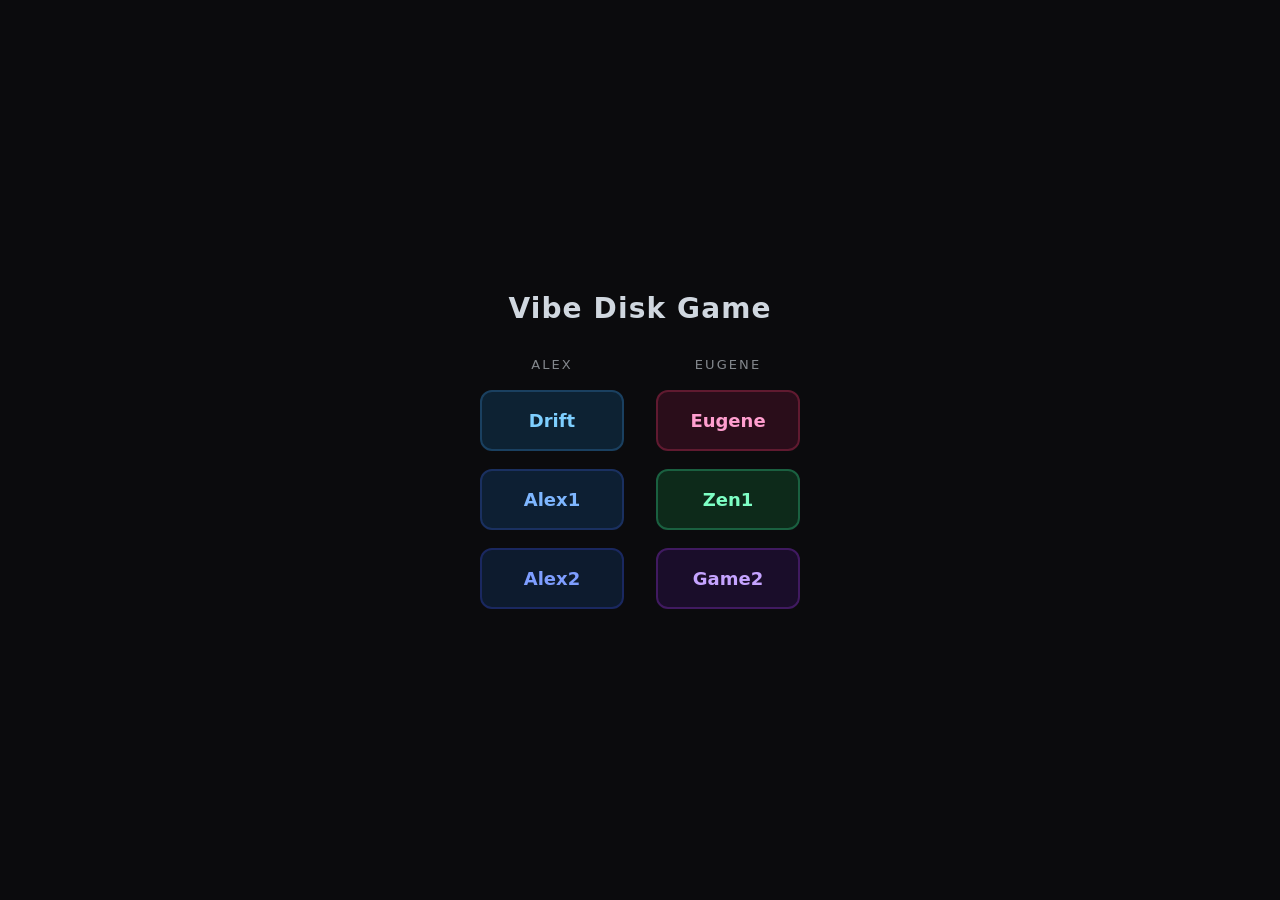
<file: index.html>
<!doctype html>
<html>
<head>
  <meta charset="utf-8">
  <meta name="viewport" content="width=device-width,initial-scale=1">
  <title>Vibe Disk Game</title>
  <script>
    // #######################################################################################
    // #######################################################################################
    // #######################################################################################
    const DEFAULT = 'default'; // CHANGE HERE TO Alex/alex, Alex1/alex1, Alex2/alex2, Eugene/eugene, or Zen1/zen1 !!!!
    // #######################################################################################
    // #######################################################################################
    // #######################################################################################
    if (DEFAULT !== 'default') location.replace(DEFAULT + '.html');
  </script>
  <style>
    html,body{height:100%;margin:0;background:#0b0b0d;color:#e6eef6;font-family:Inter,system-ui,-apple-system,'Segoe UI',Roboto,'Helvetica Neue',Arial;overscroll-behavior:none;overflow:hidden;touch-action:none;display:flex;align-items:center;justify-content:center}
    .menu{display:flex;flex-direction:column;align-items:center;gap:24px}
    .menu h1{margin:0 0 8px 0;font-size:28px;letter-spacing:0.04em;opacity:0.9}
    .columns{display:flex;flex-direction:row;gap:32px;align-items:flex-start}
    .column{display:flex;flex-direction:column;gap:18px;align-items:center}
    .column h2{margin:0;font-size:13px;letter-spacing:0.16em;text-transform:uppercase;opacity:0.55;font-weight:500}
    .menu a{display:block;width:140px;padding:18px 0;text-align:center;text-decoration:none;font-size:18px;font-weight:600;border-radius:12px;cursor:pointer;transition:background 0.15s}
    #btnAlex{background:#0d2233;color:#7ecfff;border:2px solid #1a4060}
    #btnAlex:hover{background:#153248}
    #btnAlex1{background:#0d1f33;color:#7eb6ff;border:2px solid #1a3060}
    #btnAlex1:hover{background:#15273e}
    #btnAlex2{background:#0d1b2e;color:#7e9eff;border:2px solid #1a2860}
    #btnAlex2:hover{background:#15223a}
    #btnEugene{background:#2a0d1a;color:#ff9ecf;border:2px solid #601a30}
    #btnEugene:hover{background:#3d1226}
    #btnZen1{background:#0d2a1a;color:#7effc5;border:2px solid #1a6040}
    #btnZen1:hover{background:#153d2a}
    #btnGame2{background:#1a0d2a;color:#c5a3ff;border:2px solid #401a60}
    #btnGame2:hover{background:#26123d}
  </style>
</head>
<body>
  <div class="menu">
    <h1>Vibe Disk Game</h1>
    <div class="columns">
      <div class="column">
        <h2>Alex</h2>
        <a id="btnAlex" href="Alex/alex.html">Drift</a>
        <a id="btnAlex1" href="Alex1/alex1.html">Alex1</a>
        <a id="btnAlex2" href="Alex2/alex2.html">Alex2</a>
      </div>
      <div class="column">
        <h2>Eugene</h2>
        <a id="btnEugene" href="Eugene/eugene.html">Eugene</a>
        <a id="btnZen1" href="Zen1/zen1.html">Zen1</a>
        <a id="btnGame2" href="game2/game2.html">Game2</a>
      </div>
    </div>
  </div>
</body>
</html>
</file>
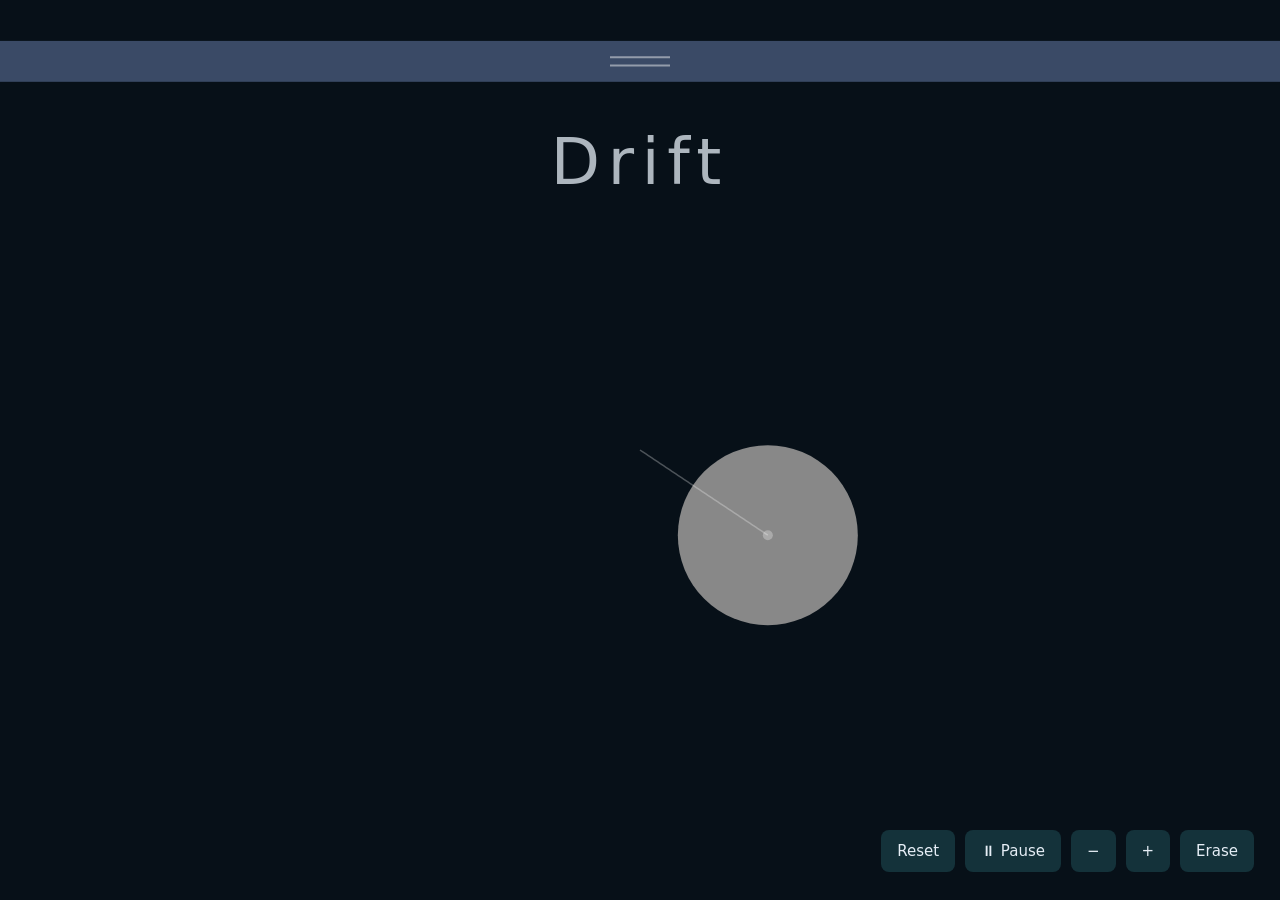
<file: alex.html>
<!doctype html>
<html>
<head>
  <meta charset="utf-8">
  <meta name="viewport" content="width=device-width,initial-scale=1">
  <title>Drift</title>
  <meta name="description" content="A fidget to pass time">
  <meta property="og:title" content="Drift">
  <meta property="og:description" content="A fidget to pass time">
  <meta property="og:url" content="https://vibediskgame.web.app/">
  <meta property="og:type" content="website">
  <meta property="og:image" content="https://vibediskgame.web.app/og-preview.png">
  <meta name="twitter:card" content="summary">
  <meta name="twitter:title" content="Drift">
  <meta name="twitter:description" content="A fidget to pass time">
  <link rel="icon" type="image/svg+xml" href='data:image/svg+xml;utf8,<svg xmlns="http://www.w3.org/2000/svg" viewBox="0 0 32 32"><rect width="32" height="32" fill="%23071018"/><circle cx="16" cy="16" r="10" fill="%23888888"/></svg>'>
  <link rel="stylesheet" href="style.css">
</head>
<body data-player="alex">
  <canvas id="game"></canvas>
  <div id="ui">Drift</div>
  <div id="panel">
    <button id="resetDisk">Reset</button>
    <button id="pauseBtn">⏸ Pause</button>
    <button id="slowerBtn">−</button>
    <button id="fasterBtn">+</button>
    <button id="reverseBtn">Erase</button>
  </div>
  <script type="module" src="main.js"></script>
</body>
</html>
</file>
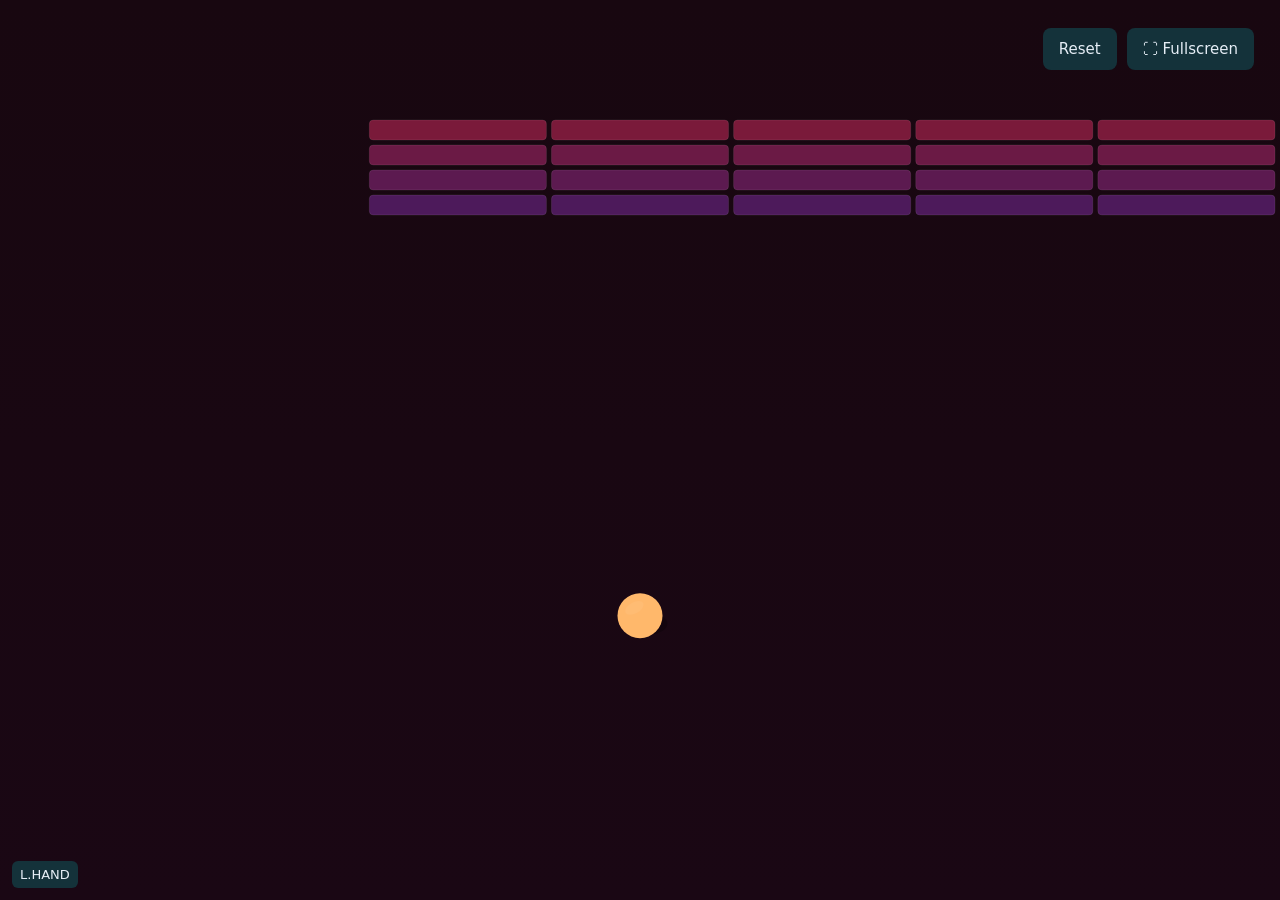
<file: eugene.html>
<!doctype html>
<html>
<head>
  <meta charset="utf-8">
  <meta name="viewport" content="width=device-width,initial-scale=1">
  <title>Vibe Disk Game — Eugene</title>
  <link rel="stylesheet" href="style.css">
</head>
<body data-player="eugene">
  <canvas id="game"></canvas>
  <div id="panel">
    <div id="resetDisk">Reset</div>
    <div id="fullscreenBtn">⛶ Fullscreen</div>
  </div>
  <div id="handBtn" class="hand-btn hand-left">L.HAND</div>
<script type="module" src="main.js"></script>
</body>
</html>
</file>
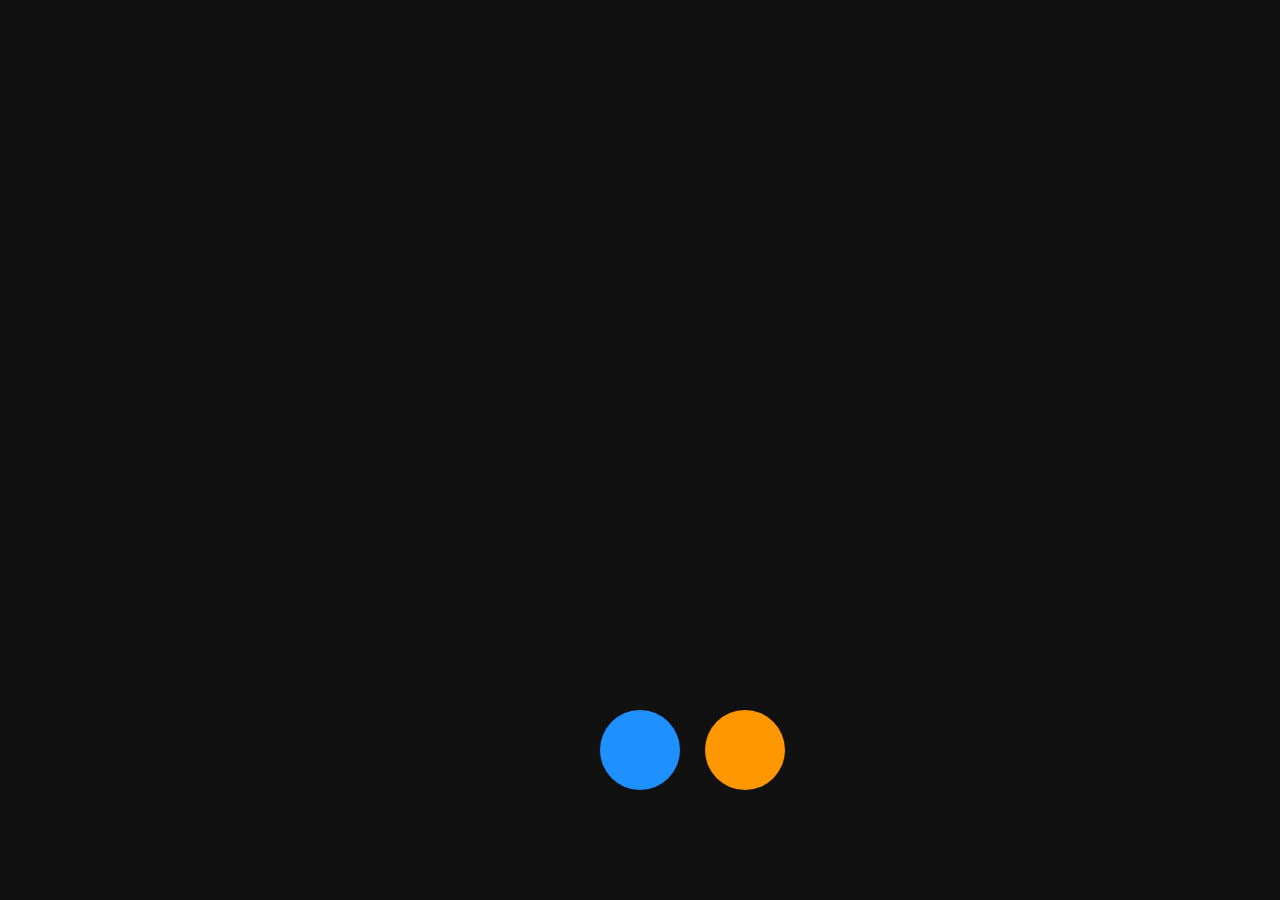
<file: ImprovizedScript.html>
<!DOCTYPE html>
<html>
<head>
<meta charset="UTF-8" />
<style>
body {
margin: 0;
overflow: hidden;
background: #111;
touch-action: none;
}

.disk {
position: absolute;
width: 80px;
height: 80px;
border-radius: 50%;
cursor: grab;
}
</style>
</head>
<body>

<script>
const R = 40;
const D = 80;
const bounce = 0.95;
const disks = [];

let audioCtx = null;

function ensureAudio() {
if (!audioCtx) {
const Ctx = window.AudioContext || window.webkitAudioContext;
if (Ctx) audioCtx = new Ctx();
}
if (audioCtx && audioCtx.state === "suspended") audioCtx.resume();
}

function beep(freq, duration, type = "sine") {
if (!audioCtx) return;

const osc = audioCtx.createOscillator();
const gain = audioCtx.createGain();

osc.type = type;
osc.frequency.value = freq;
gain.gain.value = 0.08;

osc.connect(gain);
gain.connect(audioCtx.destination);

osc.start();
gain.gain.exponentialRampToValueAtTime(0.001, audioCtx.currentTime + duration);
osc.stop(audioCtx.currentTime + duration);
}

function median(values) {
const s = [...values].sort((a, b) => a - b);
return s[Math.floor(s.length / 2)];
}

function launcherY() {
return window.innerHeight - window.innerHeight / 10 - D - 20;
}

function makeLaunchPair() {
const centerX = window.innerWidth / 2 - R;
const rightX = centerX + D + 25;
const y = launcherY();

makeDisk(centerX, y, "#1e90ff", true);
makeDisk(rightX, y, "#ff9800", true);
}

function makeDisk(x, y, color, isLauncher) {
const el = document.createElement("div");
el.className = "disk";
el.style.background = color;
document.body.appendChild(el);

const d = {
el,
x,
y,
vx: 0,
vy: 0,
dragging: false,
hasMoved: false,
isLauncher,
vHistory: [],
lastTime: performance.now()
};

disks.push(d);
setPos(d);
attachDrag(d);
}

function setPos(d) {
d.el.style.left = d.x + "px";
d.el.style.top = d.y + "px";
}

function attachDrag(d) {
d.el.addEventListener("pointerdown", e => {
ensureAudio();

d.dragging = true;
d.el.setPointerCapture(e.pointerId);

d.offsetX = e.clientX - d.x;
d.offsetY = e.clientY - d.y;

d.vHistory = [];
d.lastTime = performance.now();
});

d.el.addEventListener("pointermove", e => {
if (!d.dragging) return;

const now = performance.now();
const dt = Math.max(1, now - d.lastTime);

const oldX = d.x;
const oldY = d.y;

d.x = e.clientX - d.offsetX;
d.y = e.clientY - d.offsetY;

const vx = (d.x - oldX) / dt * 16.67;
const vy = (d.y - oldY) / dt * 16.67;

d.vHistory.push({ vx, vy });
if (d.vHistory.length > 3) d.vHistory.shift();

if (Math.hypot(d.x - oldX, d.y - oldY) > 1) {
d.hasMoved = true;
}

d.lastTime = now;
setPos(d);
});

d.el.addEventListener("pointerup", e => {
d.dragging = false;
d.el.releasePointerCapture(e.pointerId);

if (d.vHistory.length > 0) {
d.vx = median(d.vHistory.map(v => v.vx));
d.vy = median(d.vHistory.map(v => v.vy));
}

if (d.isLauncher && d.hasMoved) {
d.isLauncher = false;
makeLaunchPair();
}
});
}

function collide(a, b) {
const ax = a.x + R;
const ay = a.y + R;
const bx = b.x + R;
const by = b.y + R;

const dx = bx - ax;
const dy = by - ay;
const dist = Math.hypot(dx, dy);

if (dist >= D || dist === 0) return;

const nx = dx / dist;
const ny = dy / dist;

const relVx = b.vx - a.vx;
const relVy = b.vy - a.vy;
const closingSpeed = relVx * nx + relVy * ny;

if (closingSpeed > 0) return;

const impulse = -closingSpeed * 0.9;

a.vx -= impulse * nx;
a.vy -= impulse * ny;
b.vx += impulse * nx;
b.vy += impulse * ny;

const overlap = D - dist;
a.x -= nx * overlap / 2;
a.y -= ny * overlap / 2;
b.x += nx * overlap / 2;
b.y += ny * overlap / 2;

beep(220, 0.08, "square");
}

function animate() {
for (const d of disks) {
if (!d.dragging && !d.isLauncher) {
d.x += d.vx;
d.y += d.vy;

if (d.x < 0) {
d.x = 0;
d.vx *= -bounce;
beep(700, 0.05);
}

if (d.x + D > window.innerWidth) {
d.x = window.innerWidth - D;
d.vx *= -bounce;
beep(700, 0.05);
}
}
}

for (let i = 0; i < disks.length; i++) {
for (let j = i + 1; j < disks.length; j++) {
if (disks[i].isLauncher || disks[j].isLauncher) continue;
collide(disks[i], disks[j]);
}
}

for (let i = disks.length - 1; i >= 0; i--) {
const d = disks[i];

if (d.y + D < 0) {
d.el.remove();
disks.splice(i, 1);
continue;
}

setPos(d);
}

requestAnimationFrame(animate);
}

makeLaunchPair();
animate();
</script>

</body>
</html>
</file>
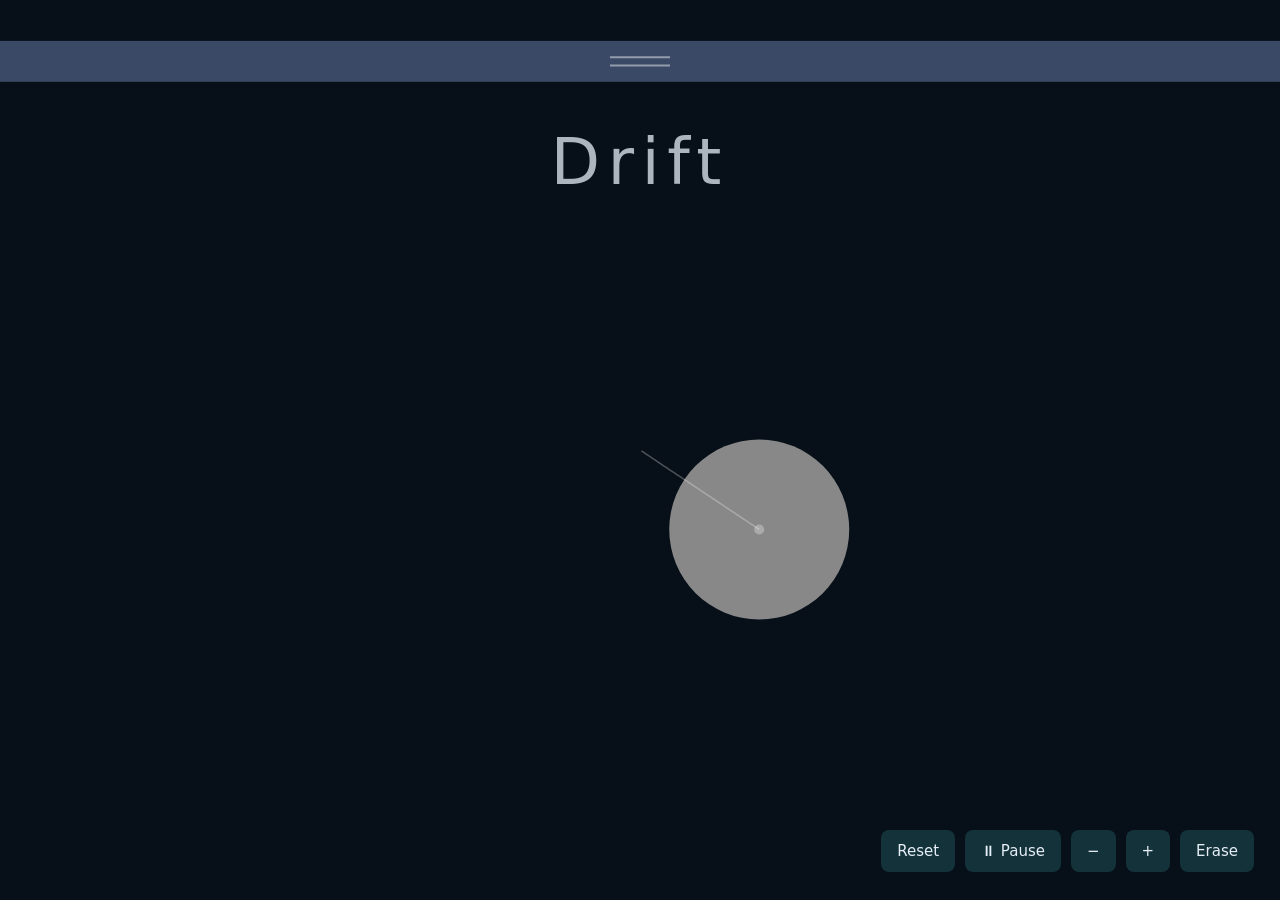
<file: Alex/alex.html>
<!doctype html>
<html>
<head>
  <meta charset="utf-8">
  <meta name="viewport" content="width=device-width,initial-scale=1">
  <title>Drift</title>
  <meta name="description" content="A fidget to pass time">
  <meta property="og:title" content="Drift">
  <meta property="og:description" content="A fidget to pass time">
  <meta property="og:url" content="https://vibediskgame.web.app/">
  <meta property="og:type" content="website">
  <meta property="og:image" content="https://vibediskgame.web.app/og-preview.png">
  <meta name="twitter:card" content="summary">
  <meta name="twitter:title" content="Drift">
  <meta name="twitter:description" content="A fidget to pass time">
  <link rel="icon" type="image/svg+xml" href='data:image/svg+xml;utf8,<svg xmlns="http://www.w3.org/2000/svg" viewBox="0 0 32 32"><rect width="32" height="32" fill="%23071018"/><circle cx="16" cy="16" r="10" fill="%23888888"/></svg>'>
  <link rel="stylesheet" href="../style.css">
</head>
<body data-player="alex">
  <canvas id="game"></canvas>
  <div id="ui">Drift</div>
  <div id="panel">
    <button id="resetDisk">Reset</button>
    <button id="pauseBtn">⏸ Pause</button>
    <button id="slowerBtn">−</button>
    <button id="fasterBtn">+</button>
    <button id="reverseBtn">Erase</button>
  </div>
  <script type="module" src="../main.js"></script>
</body>
</html>
</file>
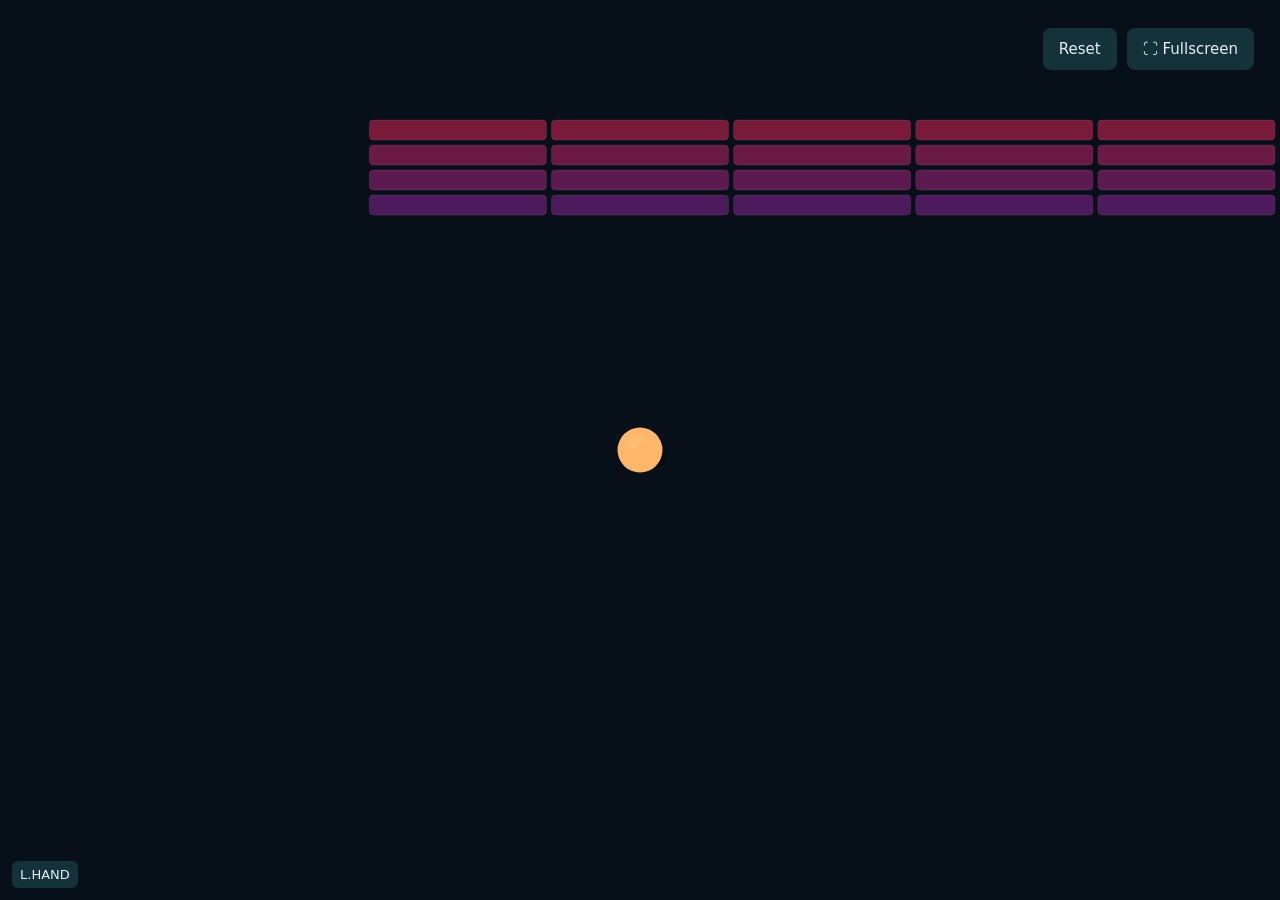
<file: Alex1/alex1.html>
<!doctype html>
<html>
<head>
  <meta charset="utf-8">
  <meta name="viewport" content="width=device-width,initial-scale=1">
  <title>Vibe Disk Game — Alex1</title>
  <link rel="stylesheet" href="../style.css">
</head>
<body data-player="alex1">
  <canvas id="game"></canvas>
  <div id="panel">
    <div id="resetDisk">Reset</div>
    <div id="fullscreenBtn">⛶ Fullscreen</div>
  </div>
  <div id="handBtn" class="hand-btn hand-left">L.HAND</div>
<script type="module" src="../main.js"></script>
</body>
</html>
</file>
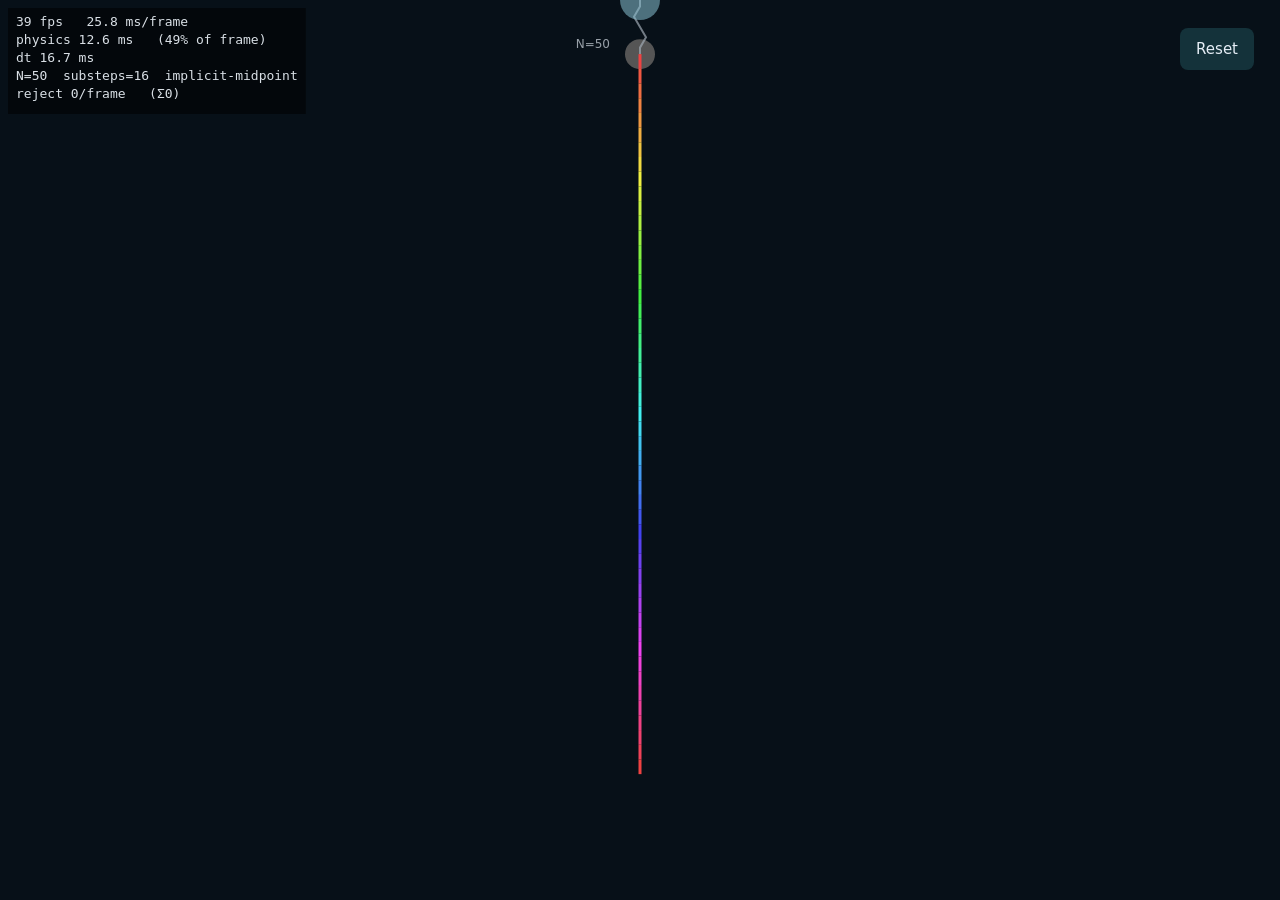
<file: Alex2/alex2.html>
<!doctype html>
<html>
<head>
  <meta charset="utf-8">
  <meta name="viewport" content="width=device-width,initial-scale=1">
  <title>Vibe Disk Game — Alex2</title>
  <link rel="stylesheet" href="../style.css">
</head>
<body data-player="alex2">
  <canvas id="game"></canvas>
  <div id="panel">
    <div id="resetDisk">Reset</div>
  </div>
<script type="module" src="../main.js"></script>
</body>
</html>
</file>
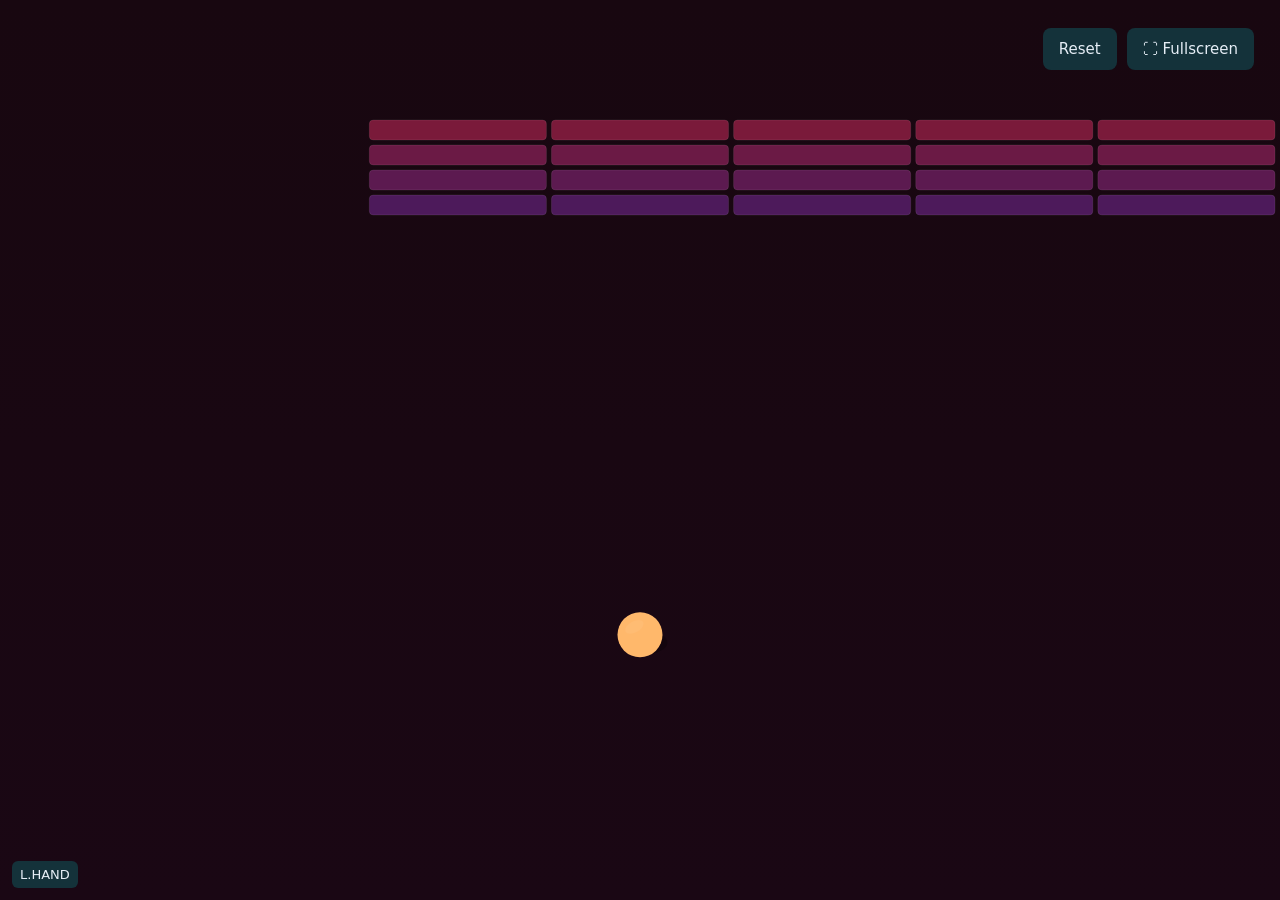
<file: Eugene/eugene.html>
<!doctype html>
<html>
<head>
  <meta charset="utf-8">
  <meta name="viewport" content="width=device-width,initial-scale=1">
  <title>Vibe Disk Game — Eugene</title>
  <link rel="stylesheet" href="../style.css">
</head>
<body data-player="eugene">
  <canvas id="game"></canvas>
  <div id="panel">
    <div id="resetDisk">Reset</div>
    <div id="fullscreenBtn">⛶ Fullscreen</div>
  </div>
  <div id="handBtn" class="hand-btn hand-left">L.HAND</div>
<script type="module" src="../main.js"></script>
</body>
</html>
</file>
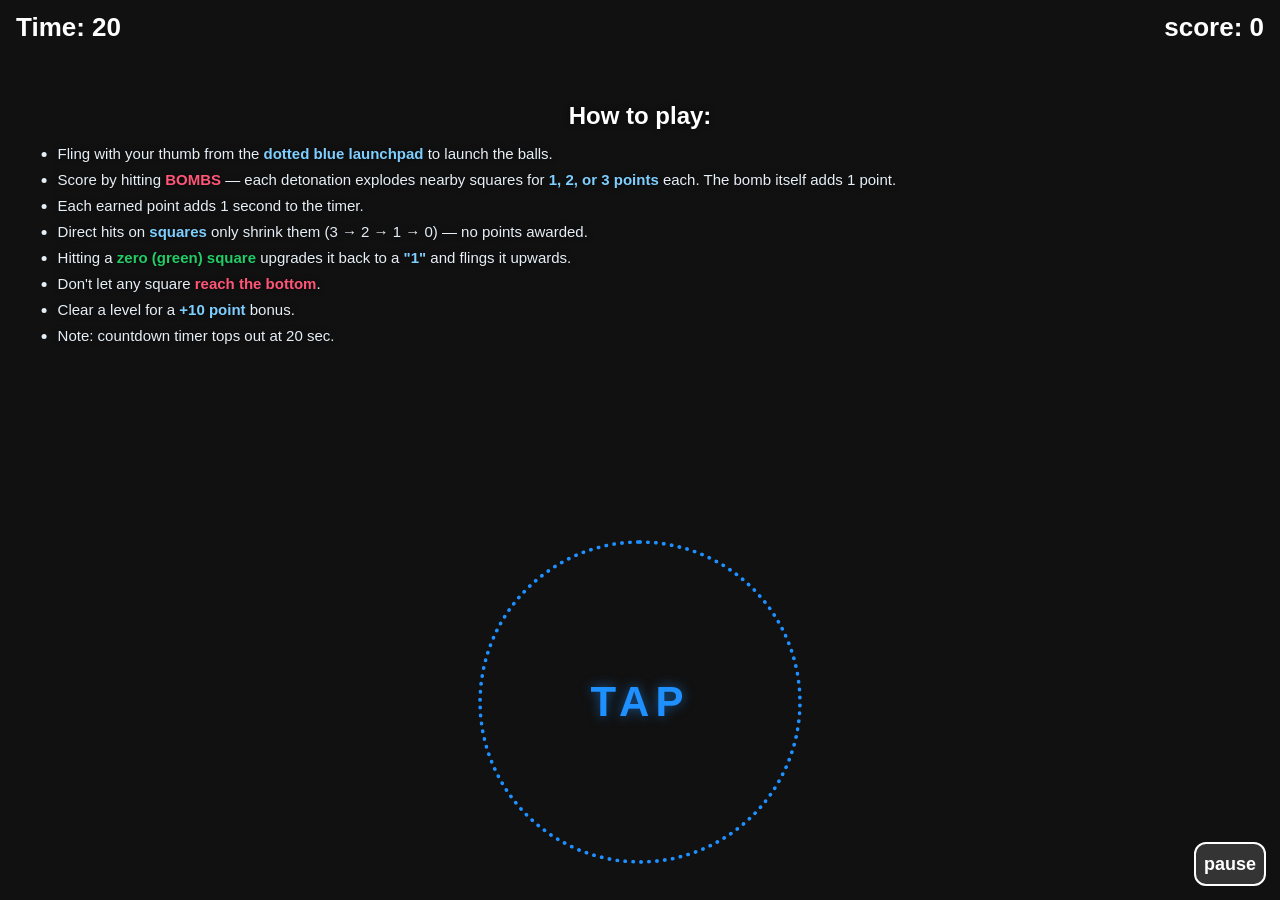
<file: game2/game2.html>
<!DOCTYPE html>
<html>
<head>
<meta charset="UTF-8" />
<meta name="viewport" content="width=device-width, initial-scale=1.0, user-scalable=no" />
<style>
html, body { margin:0; width:100%; height:100%; overflow:hidden; background:#111; touch-action:none; font-family:Arial,sans-serif; }
#score { position:fixed; top:12px; right:16px; color:white; font-size:26px; font-weight:bold; z-index:50; pointer-events:none; }
#timer { position:fixed; top:12px; left:16px; color:white; font-size:26px; font-weight:bold; z-index:50; pointer-events:none; }
#lives { position:fixed; top:12px; left:50%; transform:translateX(-50%); font-size:30px; font-weight:bold; letter-spacing:2px; z-index:50; pointer-events:none; }
#lives .heart { display:inline-block; }
#lives .heart.full { color:#ff5577; }
#lives .heart.empty { color:rgba(255,85,119,0.25); }
#lives.hidden { display:none; }
#level.hidden { display:none; }
#level { position:fixed; top:46px; right:16px; color:white; font-size:22px; font-weight:bold; z-index:50; pointer-events:none; }
#levelBanner { position:fixed; top:50%; left:50%; transform:translate(-50%,-50%); color:white; font-size:88px; font-weight:bold; letter-spacing:4px; text-shadow:0 0 24px rgba(30,144,255,0.7); z-index:90; pointer-events:none; opacity:0; transition:opacity 0.45s ease; text-align:center; }
#levelBanner.show { opacity:1; }
#tapPrompt { position:fixed; font-size:42px; font-weight:bold; color:#1e90ff; letter-spacing:6px; z-index:35; pointer-events:none; transform:translate(-50%,-50%); text-shadow:0 0 12px rgba(30,144,255,0.55); }
#tapPrompt.hidden { display:none; }
#rulesPrompt { position:fixed; top:11%; left:50%; transform:translateX(-50%); color:#e6eef6; font-size:15px; line-height:1.4; text-align:left; max-width:96%; width:96%; z-index:36; pointer-events:none; text-shadow:0 0 6px rgba(0,0,0,0.7); padding:0 12px; box-sizing:border-box; }
#rulesPrompt ul { list-style:disc; padding-left:20px; margin:0; }
#rulesPrompt li { margin:0 0 5px 0; }
#rulesPrompt .title { font-weight:bold; font-size:24px; margin:0 0 10px 0; color:#ffffff; text-align:center; }
#rulesPrompt .ok { color:#7ecfff; font-weight:bold; }
#rulesPrompt .green { color:#22cc66; font-weight:bold; }
#rulesPrompt .warn { color:#ff5577; font-weight:bold; }
#rulesPrompt.hidden { display:none; }
#pauseBtn { position:fixed; right:14px; bottom:14px; width:72px; height:44px; border-radius:12px; border:2px solid white; background:rgba(255,255,255,0.15); color:white; font-size:18px; font-weight:bold; z-index:60; touch-action:none; }
#overlay { display:none; position:fixed; inset:0; background:rgba(0,0,0,0.72); z-index:100; color:white; align-items:center; justify-content:center; flex-direction:column; }
#overlayText { font-size:42px; font-weight:bold; margin-bottom:12px; text-align:center; }
#overlaySub { font-size:24px; margin-bottom:24px; text-align:center; }
#overlayBtn { font-size:24px; padding:12px 24px; border-radius:12px; border:2px solid white; background:#1e90ff; color:white; font-weight:bold; }
#launchZone { position:fixed; border:4px dotted #1e90ff; border-radius:50%; z-index:30; pointer-events:none; box-sizing:border-box; }
.disk { position:absolute; width:27px; height:27px; border-radius:50%; background:#1e90ff; z-index:20; pointer-events:none; }
.target { position:absolute; color:white; font-weight:bold; font-size:24px; display:flex; align-items:center; justify-content:center; user-select:none; z-index:2; pointer-events:none; }
.blast { position:absolute; border:3px dotted #ff3333; border-radius:50%; background:rgba(255,80,80,0.16); box-sizing:border-box; z-index:8; pointer-events:none; }
.bomb { position:absolute; background:#ff3333; border-radius:50%; z-index:9; pointer-events:none; }
</style>
</head>
<body>

<div id="timer">Time: 20</div>
<div id="lives" class="hidden">♥♥♥</div>
<div id="level" class="hidden">Level: 1</div>
<div id="levelBanner"></div>
<div id="score">score: 0</div>
<button id="pauseBtn">pause</button>

<div id="overlay">
  <div id="overlayText"></div>
  <div id="overlaySub"></div>
  <button id="overlayBtn"></button>
</div>

<div id="launchZone"></div>
<div id="tapPrompt">TAP</div>
<div id="rulesPrompt">
  <div class="title">How to play:</div>
  <ul>
    <li>Fling with your thumb from the <span class="ok">dotted blue launchpad</span> to launch the balls.</li>
    <li>Score by hitting <span class="warn">BOMBS</span> — each detonation explodes nearby squares for <span class="ok">1, 2, or 3 points</span> each. The bomb itself adds 1 point.</li>
    <li>Each earned point adds 1 second to the timer.</li>
    <li>Direct hits on <span class="ok">squares</span> only shrink them (3 → 2 → 1 → 0) — no points awarded.</li>
    <li>Hitting a <span class="green">zero (green) square</span> upgrades it back to a <span class="ok">"1"</span> and flings it upwards.</li>
    <li>Don't let any square <span class="warn">reach the bottom</span>.</li>
    <li>Clear a level for a <span class="ok">+10 point</span> bonus.</li>
    <li>Note: countdown timer tops out at 20 sec.</li>
  </ul>
</div>

<script>
const R = 13.5, D = 27, bounce = 0.95;
const DISK_LIFETIME_MS = 3000;
const MAX_TIME = 20;
const BLAST_R = 90;
const WAVE_POINTS = 30;
const WAVE_PAUSE_MS = 3500;
const BOMB_SPAWN_INTERVAL_MS = 1800;
const BOMB_SOFT_CAP = 4;
const BOMB_PATTERN_STEPS = 5;
const MAX_LIVES = 3;
const LEVEL_SPEED_PER_LEVEL = 1.07;
const GAME_SEED = 1;
const BLUE = "#1e90ff";
const GREEN = "#22cc66";

let paused = false, gameOver = false, lifeOverlay = false;
let score = 0, timeLeft = MAX_TIME, lives = MAX_LIVES, lastTimerTick = 0;
let level = 1;

const disks = [], targets = [], bombs = [];
let nextDiskId = 1, nextTargetId = 1, nextBombId = 1;
let lastTargetSpawn = 0, lastBombSpawn = 0;
let waveBombSide = "left"; // alternates each wave
let wavePointsSpawned = 0;
let wavePauseEndTime = 0;
let bombsThisWave = 0;
let drainConversionDone = false;
let targetSpawnCount = 0; // cycles 3-2-1 deterministically
let zoneX = 0, zoneY = 0, zoneR = 0;
let gesture = null, audioCtx = null;
let awaitingStart = true;
const hitCooldown = new Map();

const overlay = document.getElementById("overlay");
const overlayText = document.getElementById("overlayText");
const overlaySub = document.getElementById("overlaySub");
const overlayBtn = document.getElementById("overlayBtn");

document.getElementById("pauseBtn").addEventListener("pointerdown", e => {
  e.stopPropagation();
  if (gameOver || lifeOverlay) return;

  paused = !paused;

  if (!paused) {
    lastTimerTick = performance.now();
  }

  document.getElementById("pauseBtn").textContent = paused ? "resume" : "pause";
});

overlayBtn.addEventListener("pointerdown", e => {
  e.stopPropagation();
  if (gameOver) resetGame(performance.now());
  else if (lifeOverlay) continueAfterLifeLost(performance.now());
});

function updateScore(){ document.getElementById("score").textContent = "score: " + score; }
function updateTimer(){ document.getElementById("timer").textContent = "Time: " + timeLeft; }
function updateLives(){
  let html = "";
  for (let i = 0; i < MAX_LIVES; i++) {
    const cls = i < lives ? "heart full" : "heart empty";
    html += `<span class="${cls}">♥</span>`;
  }
  document.getElementById("lives").innerHTML = html;
}
function updateLevel(){ document.getElementById("level").textContent = "Level: " + level; }
function levelSpeedMultiplier(){ return Math.pow(LEVEL_SPEED_PER_LEVEL, level - 1); }

// Per-square-size speed bands: level 3 (size 120) is slowest, level 2 medium,
// level 1 (and the green "0" demoted from a 1) fastest. Each is scaled by the
// per-game-level speed multiplier.
function speedForLevel(lvl) {
  // Deterministic per-size speeds, scaled by the per-game-level multiplier.
  // 3 = slowest, 2 = medium, 1 (and demoted-to-1 greens) = fastest.
  let base;
  if (lvl >= 3)     base = 0.50;
  else if (lvl===2) base = 0.80;
  else              base = 1.20;
  return base * levelSpeedMultiplier();
}

// Deterministic bomb y-position pattern. The current pattern is picked by the
// game level (cycling every 3 levels):
//   pattern 0: bottom -> top, looping
//   pattern 1: top -> bottom, looping
//   pattern 2: triangle wave (bottom -> top -> bottom)
function bombPatternY(patternIdx, n, yMin, yMax) {
  const steps = BOMB_PATTERN_STEPS;
  const step = (yMax - yMin) / (steps - 1);
  if (patternIdx === 0) return yMax - (n % steps) * step;
  if (patternIdx === 1) return yMin + (n % steps) * step;
  // pattern 2 (triangle)
  const period = 2 * (steps - 1);
  const phase = n % period;
  const distFromMid = Math.abs(phase - (steps - 1));
  return yMin + distFromMid * step;
}

// Deterministic PRNG (mulberry32). Seeded at game start; each "fresh game"
// replays the same sequence of spawns. Audio-noise generation deliberately
// stays on Math.random() since it doesn't affect events.
let _rngState = 0;
function seedRandom(seed){ _rngState = (seed >>> 0) || 1; }
function rng(){
  _rngState = (_rngState + 0x6D2B79F5) >>> 0;
  let t = _rngState;
  t = Math.imul(t ^ (t >>> 15), t | 1);
  t ^= t + Math.imul(t ^ (t >>> 7), t | 61);
  return ((t ^ (t >>> 14)) >>> 0) / 4294967296;
}

let _bannerTimer = 0;
function showLevelBanner(text, duration = 2500) {
  const el = document.getElementById("levelBanner");
  if (!el) return;
  el.textContent = text;
  el.classList.add("show");
  clearTimeout(_bannerTimer);
  _bannerTimer = setTimeout(() => el.classList.remove("show"), duration);
}

function addScore(points) {
  score += points;
  updateScore();
  timeLeft = Math.min(MAX_TIME, timeLeft + points);
  updateTimer();
}

function addTime(seconds) {
  timeLeft = Math.min(MAX_TIME, timeLeft + seconds);
  updateTimer();
}

function ensureAudio() {
  if (!audioCtx) {
    const Ctx = window.AudioContext || window.webkitAudioContext;
    if (Ctx) audioCtx = new Ctx();
  }
  if (audioCtx && audioCtx.state === "suspended") audioCtx.resume();
}

function beep(freq, duration, type = "sine", volume = 0.08) {
  if (!audioCtx) return;
  const osc = audioCtx.createOscillator();
  const gain = audioCtx.createGain();
  osc.type = type;
  osc.frequency.value = freq;
  gain.gain.value = volume;
  osc.connect(gain);
  gain.connect(audioCtx.destination);
  osc.start();
  gain.gain.exponentialRampToValueAtTime(0.001, audioCtx.currentTime + duration);
  osc.stop(audioCtx.currentTime + duration);
}

function noiseBurst(duration = 0.025, volume = 0.035) {
  if (!audioCtx) return;
  const buffer = audioCtx.createBuffer(1, audioCtx.sampleRate * duration, audioCtx.sampleRate);
  const data = buffer.getChannelData(0);
  for (let i = 0; i < data.length; i++) data[i] = (Math.random() * 2 - 1) * (1 - i / data.length);
  const src = audioCtx.createBufferSource();
  const gain = audioCtx.createGain();
  src.buffer = buffer;
  gain.gain.value = volume;
  src.connect(gain);
  gain.connect(audioCtx.destination);
  src.start();
}

function tickSound(){ beep(900, 0.035, "square", 0.045); }
function urgentTickSound(){ beep(1400, 0.06, "square", 0.09); setTimeout(()=>beep(1700, 0.05, "square", 0.07), 60); }
function launchSound() {
  if (!audioCtx) return;
  const duration = 0.18;
  const sr = audioCtx.sampleRate;
  const buffer = audioCtx.createBuffer(1, Math.floor(sr * duration), sr);
  const data = buffer.getChannelData(0);
  for (let i = 0; i < data.length; i++) {
    const t = i / data.length;
    // bell-shaped envelope: soft attack, gentle decay
    const env = Math.pow(Math.sin(t * Math.PI), 1.5);
    data[i] = (Math.random() * 2 - 1) * env;
  }
  const src = audioCtx.createBufferSource();
  const filter = audioCtx.createBiquadFilter();
  const gain = audioCtx.createGain();
  src.buffer = buffer;
  filter.type = "bandpass";
  filter.Q.value = 1.4;
  filter.frequency.setValueAtTime(2600, audioCtx.currentTime);
  filter.frequency.exponentialRampToValueAtTime(500, audioCtx.currentTime + duration);
  gain.gain.value = 0.12;
  src.connect(filter);
  filter.connect(gain);
  gain.connect(audioCtx.destination);
  src.start();
}
function goodHitSound(){ beep(520, 0.05, "triangle", 0.08); noiseBurst(0.025, 0.025); }
function bounceAwaySound(){ beep(850, 0.04, "triangle", 0.08); setTimeout(()=>beep(620,0.06,"sine",0.06),35); noiseBurst(0.04,0.03); }
function explodeSound(){ beep(180,0.08,"square",0.08); setTimeout(()=>beep(90,0.09,"sawtooth",0.06),50); noiseBurst(0.12,0.07); }
function bombSound(){ beep(120,0.08,"sawtooth",0.09); setTimeout(()=>beep(80,0.10,"square",0.07),45); noiseBurst(0.18,0.09); }
function wallSound(){ beep(700,0.05,"sine",0.08); }

function sadSound() {
  ensureAudio();
  beep(330,0.12,"sine",0.08);
  setTimeout(()=>beep(247,0.16,"triangle",0.075),120);
  setTimeout(()=>beep(196,0.22,"sine",0.07),280);
  noiseBurst(0.08,0.025);
}

function finalGameOverSound() {
  ensureAudio();
  beep(392,0.16,"triangle",0.075);
  setTimeout(()=>beep(330,0.20,"sine",0.075),170);
  setTimeout(()=>beep(262,0.24,"triangle",0.07),390);
  setTimeout(()=>beep(196,0.34,"sine",0.07),660);
  setTimeout(()=>beep(147,0.45,"sine",0.06),1010);
  setTimeout(()=>noiseBurst(0.18,0.018),720);
}

function waveCompleteCelebration() {
  ensureAudio();
  // upward arpeggio fanfare: C5, E5, G5, C6
  beep(523, 0.10, "triangle", 0.085);
  setTimeout(()=>beep(659, 0.10, "triangle", 0.085), 90);
  setTimeout(()=>beep(784, 0.10, "triangle", 0.085), 180);
  setTimeout(()=>beep(1047, 0.20, "triangle", 0.09), 270);

  // count up the clock by 10 seconds, 1s per tick, rising-pitch tick on each
  const TOTAL = 10;
  const STEP_MS = 120;
  const START_DELAY = 480;
  let added = 0;
  function step() {
    if (added >= TOTAL || gameOver || lifeOverlay) return;
    addScore(1);
    // pitch rises with each tick
    beep(900 + added * 60, 0.045, "square", 0.07);
    added++;
    setTimeout(step, STEP_MS);
  }
  setTimeout(step, START_DELAY);
}

function clearActiveObjects() {
  for (const d of [...disks]) removeDisk(d, false);
  for (const t of [...targets]) removeTarget(t, false, false);
  for (const b of [...bombs]) removeBomb(b);
  hitCooldown.clear();
}

function showFinalGameOver() {
  gameOver = true;
  paused = false;
  lifeOverlay = false;
  gesture = null;
  finalGameOverSound();
  document.getElementById("pauseBtn").textContent = "pause";
  overlayText.textContent = "Game Over";
  overlaySub.textContent = "Final score: " + score;
  overlayBtn.textContent = "Try again";
  overlay.style.display = "flex";
}

function loseLife(now, reasonText = "You lost a life") {
  if (gameOver || lifeOverlay) return;
  lives--;
  updateLives();
  clearActiveObjects();
  gesture = null;

  if (lives <= 0) {
    showFinalGameOver();
    return;
  }

  sadSound();
  lifeOverlay = true;
  overlayText.textContent = reasonText;
  overlaySub.textContent = lives + " lives left";
  overlayBtn.textContent = "Continue";
  overlay.style.display = "flex";
}

function continueAfterLifeLost(now) {
  lifeOverlay = false;
  overlay.style.display = "none";
  timeLeft = MAX_TIME;
  updateTimer();
  lastTimerTick = now;
  lastTargetSpawn = now;
  lastBombSpawn = now;
}

function resetGame(now) {
  clearActiveObjects();
  score = 0;
  timeLeft = MAX_TIME;
  lives = MAX_LIVES;
  level = 1;
  paused = false;
  gameOver = false;
  lifeOverlay = false;
  gesture = null;
  lastTimerTick = now;
  lastTargetSpawn = now;
  lastBombSpawn = now;
  waveBombSide = "left";
  wavePointsSpawned = 0;
  wavePauseEndTime = 0;
  bombsThisWave = 0;
  drainConversionDone = false;
  targetSpawnCount = 0;
  awaitingStart = true;
  updateScore();
  updateTimer();
  updateLives();
  updateLevel();
  seedRandom(GAME_SEED);
  const _tap = document.getElementById("tapPrompt");
  if (_tap) _tap.classList.remove("hidden");
  const _rules = document.getElementById("rulesPrompt");
  if (_rules) _rules.classList.remove("hidden");
  const _lives = document.getElementById("lives");
  if (_lives) _lives.classList.add("hidden");
  const _level = document.getElementById("level");
  if (_level) _level.classList.add("hidden");
  document.getElementById("pauseBtn").textContent = "pause";
  overlay.style.display = "none";
}

function updateLaunchZone() {
  zoneR = Math.min(innerWidth, innerHeight) * 0.18;
  zoneX = innerWidth / 2;
  zoneY = innerHeight * 0.78;
  const el = document.getElementById("launchZone");
  el.style.width = zoneR * 2 + "px";
  el.style.height = zoneR * 2 + "px";
  el.style.left = zoneX - zoneR + "px";
  el.style.top = zoneY - zoneR + "px";
  const tap = document.getElementById("tapPrompt");
  if (tap) {
    tap.style.left = zoneX + "px";
    tap.style.top = zoneY + "px";
  }
}

function pointInZone(x,y){ return Math.hypot(x-zoneX,y-zoneY) <= zoneR; }

function segmentTouchesZone(x0,y0,x1,y1) {
  if (pointInZone(x0,y0) || pointInZone(x1,y1)) return true;
  const dx=x1-x0, dy=y1-y0, lenSq=dx*dx+dy*dy;
  if (lenSq < 0.0001) return false;
  let t=((zoneX-x0)*dx+(zoneY-y0)*dy)/lenSq;
  t=Math.max(0,Math.min(1,t));
  const px=x0+dx*t, py=y0+dy*t;
  return Math.hypot(px-zoneX,py-zoneY) <= zoneR;
}

function diskInsideAnyBlast(d) {
  const cx = d.x + R, cy = d.y + R;
  for (const b of bombs) {
    if (Math.hypot(cx - b.x, cy - b.y) <= b.blastR) return true;
  }
  return false;
}

// Fit a 2D line (principal axis via PCA) through the (x, y) pointer-trail
// points and return a unit vector along it, oriented from the earliest
// point toward the latest one. Caller must pass length >= 2.
function fitLineDirection(points) {
  const n = points.length;
  let meanX = 0, meanY = 0;
  for (const p of points) { meanX += p.x; meanY += p.y; }
  meanX /= n; meanY /= n;
  let cxx = 0, cxy = 0, cyy = 0;
  for (const p of points) {
    const dx = p.x - meanX, dy = p.y - meanY;
    cxx += dx*dx; cxy += dx*dy; cyy += dy*dy;
  }
  // Top eigenvalue of the 2x2 covariance matrix [[cxx,cxy],[cxy,cyy]].
  const tr = cxx + cyy;
  const det = cxx*cyy - cxy*cxy;
  const disc = Math.max(0, tr*tr/4 - det);
  const lambda = tr/2 + Math.sqrt(disc);
  let vx, vy;
  if (Math.abs(cxy) > 1e-9) {
    vx = cxy; vy = lambda - cxx;
  } else if (cxx >= cyy) {
    vx = 1; vy = 0;
  } else {
    vx = 0; vy = 1;
  }
  const len = Math.hypot(vx, vy) || 1;
  vx /= len; vy /= len;
  // Orient toward the later points.
  const fdx = points[n-1].x - points[0].x;
  const fdy = points[n-1].y - points[0].y;
  if (vx*fdx + vy*fdy < 0) { vx = -vx; vy = -vy; }
  return { vx, vy };
}

// Average of per-segment speeds (px/frame at 60fps).
function averageSpeed(points) {
  let total = 0, count = 0;
  for (let i = 1; i < points.length; i++) {
    const dx = points[i].x - points[i-1].x;
    const dy = points[i].y - points[i-1].y;
    const dt = Math.max(1, points[i].t - points[i-1].t);
    total += Math.hypot(dx, dy) / dt * 16.67;
    count++;
  }
  return count > 0 ? total / count : 0;
}

function makeDisk(cx,cy,vx,vy,now) {
  const el=document.createElement("div");
  el.className="disk";
  document.body.appendChild(el);
  const d={id:nextDiskId++,el,x:cx-R,y:cy-R,vx,vy,born:now};
  disks.push(d);
  setDiskPos(d);
}

function removeDisk(d, explode=false) {
  if (explode) explodeSound();
  d.el.remove();
  const idx=disks.indexOf(d);
  if (idx>=0) disks.splice(idx,1);
}

function setDiskPos(d){ d.el.style.left=d.x+"px"; d.el.style.top=d.y+"px"; }

function spawnTarget() {
  const level = [3, 2, 1][targetSpawnCount % 3];
  targetSpawnCount++;
  const size=level===1 ? 70 : level===2 ? 95 : 120;
  const x=rng()*(innerWidth-size);
  const y=-size - 2 * BLAST_R;
  const speed = speedForLevel(level);
  const el=document.createElement("div");
  el.className="target";
  document.body.appendChild(el);
  const t={id:nextTargetId++,el,x,y,size,speed,hits:level,vx:0,vy:speed,points:level,reboundFrames:0,isGreen:false};
  targets.push(t);
  setTargetPos(t);
  wavePointsSpawned += level;
}

function setTargetPos(t) {
  t.el.style.left=t.x+"px";
  t.el.style.top=t.y+"px";
  t.el.style.width=t.size+"px";
  t.el.style.height=t.size+"px";
  t.el.style.background=t.isGreen ? GREEN : BLUE;
  t.el.textContent = t.isGreen ? String(t.points) : t.hits;
}

function removeTarget(t, explode=false, awardPoints=false) {
  if (awardPoints) addScore(t.points);
  if (explode) explodeSound();
  t.el.remove();
  const idx=targets.indexOf(t);
  if (idx>=0) targets.splice(idx,1);
}

function shrinkTarget(t) {
  t.hits--;
  if (t.hits===2) t.size=95;
  else if (t.hits===1) t.size=70;
  t.speed = speedForLevel(t.hits);
  if (t.vy > 0) t.vy = t.speed; // if already falling, apply the new speed immediately
  setTargetPos(t);
}

function convertAllSquaresToGreen() {
  // Called at the moment the wave finishes generating. Every still-active
  // square flips to green; t.points is preserved so the drain-phase
  // explosion will award the appropriate value (3, 2, or 1).
  for (const t of targets) {
    if (!t.isGreen) {
      t.isGreen = true;
      setTargetPos(t);
    }
  }
}

function spawnBomb() {
  const r=14, blastR=BLAST_R;
  const fromLeft = waveBombSide === "left";
  // spawn so the blast is just off the entering side
  const x = fromLeft ? -blastR : innerWidth + blastR;
  // entry height: middle band of the playfield (30% – 55% down)
  const yMin = Math.max(blastR, innerHeight * 0.30);
  const yMax = Math.max(yMin + 1, innerHeight * 0.55);
  // Deterministic y by per-wave pattern (cycles every 3 levels).
  const patternIdx = (level - 1) % 3;
  const y = bombPatternY(patternIdx, bombsThisWave, yMin, yMax);
  // Deterministic speed; bombs fly purely horizontally.
  const speed = 1.0 * levelSpeedMultiplier();
  const vx = fromLeft ? speed : -speed;
  const vy = 0;

  const blastEl=document.createElement("div");
  blastEl.className="blast";
  document.body.appendChild(blastEl);

  const bombEl=document.createElement("div");
  bombEl.className="bomb";
  document.body.appendChild(bombEl);

  const b={id:nextBombId++,el:bombEl,blastEl,x,y,r,blastR,vx,vy};
  bombs.push(b);
  setBombPos(b);
  bombsThisWave++;
}

function setBombPos(b) {
  b.blastEl.style.left=b.x-b.blastR+"px";
  b.blastEl.style.top=b.y-b.blastR+"px";
  b.blastEl.style.width=b.blastR*2+"px";
  b.blastEl.style.height=b.blastR*2+"px";

  b.el.style.left=b.x-b.r+"px";
  b.el.style.top=b.y-b.r+"px";
  b.el.style.width=b.r*2+"px";
  b.el.style.height=b.r*2+"px";
}

function removeBomb(b) {
  b.el.remove();
  b.blastEl.remove();
  const idx=bombs.indexOf(b);
  if (idx>=0) bombs.splice(idx,1);
}

function circleSquareCollision(d,t) {
  const cx=d.x+R, cy=d.y+R;
  const closestX=Math.max(t.x,Math.min(cx,t.x+t.size));
  const closestY=Math.max(t.y,Math.min(cy,t.y+t.size));
  const dx=cx-closestX, dy=cy-closestY;
  return dx*dx+dy*dy <= R*R;
}

function diskBombCollision(d,b) {
  const cx=d.x+R, cy=d.y+R;
  return Math.hypot(cx-b.x,cy-b.y) <= R+b.r;
}

function squareOverlapsBlast(t,b) {
  const closestX=Math.max(t.x,Math.min(b.x,t.x+t.size));
  const closestY=Math.max(t.y,Math.min(b.y,t.y+t.size));
  const dx=b.x-closestX, dy=b.y-closestY;
  return dx*dx+dy*dy <= b.blastR*b.blastR;
}

function triggerBomb(b) {
  bombSound();
  addScore(1);

  for (let i=targets.length-1;i>=0;i--) {
    if (squareOverlapsBlast(targets[i], b)) {
      removeTarget(targets[i], true, true);
    }
  }

  removeBomb(b);
}

function handleDiskTargetHit(d,t) {
  if (!circleSquareCollision(d,t)) return false;

  const key=d.id+":"+t.id;
  const now=performance.now();
  const last=hitCooldown.get(key)||0;
  if (now-last<180) return false;
  hitCooldown.set(key,now);

  if (t.isGreen) {
    // Drain phase: a green hit destroys it so the wave can actually end.
    if (wavePointsSpawned >= WAVE_POINTS) {
      explodeSound();
      removeTarget(t, false, true);
      removeDisk(d);
      return true;
    }
    // Generating phase: instantly upgrade to a level-1 blue square and
    // fling it upward at 3x the standard rebound speed.
    t.isGreen = false;
    t.hits = 1;
    t.points = 1;
    t.transformOnRebound = false;
    t.vx = 0;
    t.vy = -3 * Math.max(6, innerHeight / 120);
    t.reboundFrames = Math.round(innerHeight / (2 * Math.abs(t.vy)));
    bounceAwaySound();
    removeDisk(d);
    return true;
  }

  if (t.hits===1) {
    // 1 → green: state change only. No fly-up; the square keeps falling.
    t.isGreen=true;
    t.points=0;
    setTargetPos(t);
    bounceAwaySound();
  } else {
    goodHitSound();
    shrinkTarget(t);
  }

  removeDisk(d);
  return true;
}

function handleDiskBombHit(d,b) {
  if (!diskBombCollision(d,b)) return false;
  triggerBomb(b);
  removeDisk(d);
  return true;
}

function beginGesture(x,y) {
  if (paused || gameOver || lifeOverlay) return;
  ensureAudio();
  updateLaunchZone();
  const _now = performance.now();
  gesture = {lastX:x, lastY:y, upX:x, upY:y, lastTime:_now, touchedZone:pointInZone(x,y), startX:x, startY:y, startTime:_now, points:[{x, y, t:_now}]};
}

function moveGesture(x,y) {
  if (paused || gameOver || lifeOverlay || !gesture) return;
  updateLaunchZone();

  const now = performance.now();
  const oldX = gesture.lastX, oldY = gesture.lastY;

  gesture.points.push({x, y, t: now});

  if (!gesture.touchedZone && segmentTouchesZone(oldX,oldY,x,y)) gesture.touchedZone=true;

  gesture.lastX = x; gesture.lastY = y; gesture.upX = x; gesture.upY = y; gesture.lastTime = now;
}

function endGesture(x,y) {
  if (paused || gameOver || lifeOverlay || !gesture) {
    gesture=null;
    return;
  }

  gesture.upX=x;
  gesture.upY=y;

  if (awaitingStart) {
    const dx = x - gesture.startX;
    const dy = y - gesture.startY;
    const dist = Math.hypot(dx, dy);
    const dur = performance.now() - gesture.startTime;
    const tapped = dist < 20 && dur < 500 && pointInZone(x, y);
    if (tapped) {
      awaitingStart = false;
      const tnow = performance.now();
      lastTimerTick = tnow;
      lastTargetSpawn = tnow;
      lastBombSpawn = tnow;
      wavePauseEndTime = tnow + WAVE_PAUSE_MS;
      const tapEl = document.getElementById("tapPrompt");
      if (tapEl) tapEl.classList.add("hidden");
      const rulesEl = document.getElementById("rulesPrompt");
      if (rulesEl) rulesEl.classList.add("hidden");
      const livesEl = document.getElementById("lives");
      if (livesEl) livesEl.classList.remove("hidden");
      const levelEl = document.getElementById("level");
      if (levelEl) levelEl.classList.remove("hidden");
      showLevelBanner("Level 1");
    }
    gesture = null;
    return;
  }

  if (gesture.touchedZone && gesture.points.length >= 2) {
    const dir = fitLineDirection(gesture.points);
    const speed = averageSpeed(gesture.points);
    const vx = dir.vx * speed;
    const vy = dir.vy * speed;
    const cx = Math.max(R, Math.min(innerWidth - R, gesture.upX));
    const cy = Math.max(R, Math.min(innerHeight - R, gesture.upY));
    makeDisk(cx, cy, vx, vy, performance.now());
    launchSound();
  }

  gesture=null;
}

addEventListener("pointerdown",e=>beginGesture(e.clientX,e.clientY));
addEventListener("pointermove",e=>moveGesture(e.clientX,e.clientY));
addEventListener("pointerup",e=>endGesture(e.clientX,e.clientY));
addEventListener("pointercancel",()=>{ gesture=null; });

function animate(now) {
  updateLaunchZone();

  if (gameOver || lifeOverlay) {
    requestAnimationFrame(animate);
    return;
  }

  if (!paused && !awaitingStart && now-lastTimerTick>=1000) {
    const ticks=Math.floor((now-lastTimerTick)/1000);
    lastTimerTick+=ticks*1000;

    for (let i=0;i<ticks;i++) {
      timeLeft=Math.max(0,timeLeft-1);
      updateTimer();
      if (timeLeft <= 5 && timeLeft > 0) urgentTickSound();
      else if (timeLeft <= 10 && timeLeft > 5) tickSound();
    }

    if (timeLeft<=0) {
      loseLife(now,"It's about time!");
      requestAnimationFrame(animate);
      return;
    }
  }

  if (paused) {
    requestAnimationFrame(animate);
    return;
  }

  if (awaitingStart) {
    // no spawning until the user taps to start
  } else // wave/pause phases:
  //   (a) pause window: nothing spawns
  //   (b) generating: spawn targets and bombs until WAVE_POINTS of squares have entered
  //   (c) draining: stop spawning; wait for screen to clear, then flip side and pause
  if (now < wavePauseEndTime) {
    // (a) inter-wave pause — silent
  } else if (wavePointsSpawned < WAVE_POINTS) {
    // (b) generating phase
    if (now-lastTargetSpawn>1800) {
      spawnTarget(); // spawnTarget increments wavePointsSpawned
      lastTargetSpawn=now;
    }
    if (now-lastBombSpawn>BOMB_SPAWN_INTERVAL_MS && bombs.length < BOMB_SOFT_CAP) {
      spawnBomb();
      lastBombSpawn=now;
    }
  } else if (targets.length === 0 && bombs.length === 0) {
    // (c) wave fully drained — celebrate, advance level, flip bomb side, pause
    waveCompleteCelebration();
    level++;
    updateLevel();
    showLevelBanner("Level " + level);
    waveBombSide = waveBombSide === "left" ? "right" : "left";
    wavePointsSpawned = 0;
    wavePauseEndTime = now + WAVE_PAUSE_MS;
    lastTargetSpawn = now;
    lastBombSpawn = now;
    bombsThisWave = 0;
    drainConversionDone = false;
  } else {
    // still draining (spawning done; squares and/or bombs in flight).
    // The moment the LAST bomb leaves the field, convert remaining squares
    // to greens (their original point values preserved).
    if (!drainConversionDone && bombs.length === 0) {
      convertAllSquaresToGreen();
      drainConversionDone = true;
    }
  }
  // else: still draining (targets or bombs in flight) — no new spawns

  for (const t of targets) {
    t.x+=t.vx;
    t.y+=t.vy;

    if (t.reboundFrames>0) {
      t.reboundFrames--;
      if (t.reboundFrames===0) {
        t.vy = t.speed;
        // If this rebound was triggered by hitting an already-green target,
        // convert it back to a fresh level-1 blue square as it starts falling.
        if (t.transformOnRebound) {
          t.isGreen = false;
          t.transformOnRebound = false;
          t.hits = 1;
          t.points = 1;
        }
      }
    }

    t.vx*=0.995;
    setTargetPos(t);
  }

  for (const b of bombs) {
    b.x+=b.vx;
    b.y+=b.vy;
    setBombPos(b);
  }

  for (let i=disks.length-1;i>=0;i--) {
    const d=disks[i];

    if (now-d.born>=DISK_LIFETIME_MS) {
      removeDisk(d,true);
      continue;
    }

    d.x+=d.vx;
    d.y+=d.vy;

    // Cap upward travel: a level-3 square spawns with its top at y = -(size + 2*BLAST_R)
    // = -300. Past that the disk can't reach anything, so retire it.
    if (d.y + D < -(2 * BLAST_R + 120)) {
      removeDisk(d);
      continue;
    }

    if (d.x<0) {
      d.x=0;
      d.vx*=-bounce;
      wallSound();
    }

    if (d.x+D>innerWidth) {
      d.x=innerWidth-D;
      d.vx*=-bounce;
      wallSound();
    }

    if (d.y+D>innerHeight) {
      d.y=innerHeight-D;
      d.vy*=-bounce;
      wallSound();
    }

    setDiskPos(d);
  }

  for (let di=disks.length-1;di>=0;di--) {
    const d=disks[di];
    if (!d) continue;

    let consumed=false;

    for (let bi=bombs.length-1;bi>=0;bi--) {
      if (handleDiskBombHit(d,bombs[bi])) {
        consumed=true;
        break;
      }
    }

    if (consumed) continue;

    if (diskInsideAnyBlast(d)) continue;

    for (let ti=targets.length-1;ti>=0;ti--) {
      if (handleDiskTargetHit(d,targets[ti])) break;
    }
  }

  for (let i=targets.length-1;i>=0;i--) {
    const t=targets[i];

    if (t.y>innerHeight) {
      loseLife(now,"You lost a life");
      requestAnimationFrame(animate);
      return;
    }

    if (t.x<-300 || t.x>innerWidth+300) removeTarget(t);
  }

  for (let i=bombs.length-1;i>=0;i--) {
    const b=bombs[i];
    if (b.x - b.blastR > innerWidth ||
        b.x + b.blastR < 0 ||
        b.y - b.blastR > innerHeight ||
        b.y + b.blastR < 0) {
      removeBomb(b);
    }
  }

  requestAnimationFrame(animate);
}

updateLaunchZone();
updateScore();
updateTimer();
updateLives();
updateLevel();

const startNow=performance.now();
lastTimerTick=startNow;
lastTargetSpawn=startNow;
lastBombSpawn=startNow;
wavePauseEndTime=0;
seedRandom(GAME_SEED);

requestAnimationFrame(animate);
</script>

</body>
</html>
</file>
<file: style.css>
*{-webkit-user-select:none;user-select:none;-webkit-touch-callout:none}
html,body{height:100%;margin:0;background:#0b0b0d;color:#e6eef6;font-family:Inter, system-ui, -apple-system, 'Segoe UI', Roboto, 'Helvetica Neue', Arial;overscroll-behavior:none;overflow:hidden;touch-action:none}
canvas{display:block;width:100%;height:100%;touch-action:none}
#ui{position:fixed;left:50%;top:18%;transform:translate(-50%,-50%);font-size:clamp(36px,9vw,64px);font-weight:300;letter-spacing:0.12em;color:rgba(230,238,246,0.75);pointer-events:none;transition:opacity 1s ease;text-align:center;white-space:nowrap;user-select:none}
#ui.hidden{opacity:0}

#panel{position:fixed;right:12px;top:12px;padding:12px;font-size:13px;color:#e6eef6;pointer-events:none;display:flex;flex-wrap:wrap;justify-content:flex-end;gap:6px;max-width:calc(100vw - 24px)}
body[data-player="alex"] #panel{top:auto;bottom:12px}
#panel .row{display:block;margin:6px 0}
#panel #resetDisk,#panel #fullscreenBtn,#panel #pauseBtn,#panel #reverseBtn,#panel #colorBtn,#panel #moonBtn,#panel #randomBtn,#panel #fasterBtn,#panel #slowerBtn,#panel #speedUp,#panel #speedDown{background:#14323a;color:#e6eef6;padding:12px 16px;min-width:40px;border-radius:8px;cursor:pointer;display:inline-block;margin:4px 2px;border:none;font:inherit;font-size:15px;pointer-events:auto}
#panel #resetDisk:hover,#panel #fullscreenBtn:hover,#panel #pauseBtn:hover,#panel #reverseBtn:hover,#panel #colorBtn:hover,#panel #moonBtn:hover,#panel #randomBtn:hover,#panel #fasterBtn:hover,#panel #slowerBtn:hover,#panel #speedUp:hover,#panel #speedDown:hover{background:#1b4a4f}
#panel #resetDisk:disabled,#panel #fullscreenBtn:disabled,#panel #pauseBtn:disabled,#panel #reverseBtn:disabled,#panel #colorBtn:disabled,#panel #moonBtn:disabled,#panel #randomBtn:disabled,#panel #fasterBtn:disabled,#panel #slowerBtn:disabled,#panel #speedUp:disabled,#panel #speedDown:disabled{opacity:0.35;cursor:not-allowed}
#panel #resetDisk:disabled:hover,#panel #fullscreenBtn:disabled:hover,#panel #pauseBtn:disabled:hover,#panel #reverseBtn:disabled:hover,#panel #colorBtn:disabled:hover,#panel #moonBtn:disabled:hover,#panel #randomBtn:disabled:hover,#panel #fasterBtn:disabled:hover,#panel #slowerBtn:disabled:hover,#panel #speedUp:disabled:hover,#panel #speedDown:disabled:hover{background:#14323a}
.hand-btn{position:fixed;bottom:12px;background:#14323a;color:#e6eef6;padding:6px 8px;border-radius:6px;cursor:pointer;font:13px Inter,system-ui,-apple-system,'Segoe UI',Roboto,'Helvetica Neue',Arial;pointer-events:auto;z-index:10}
.hand-btn:hover{background:#1b4a4f}
.hand-left{left:12px}
.hand-right{right:12px}

#speed-panel{position:fixed;bottom:12px;left:50%;transform:translateX(-50%);display:flex;gap:8px;pointer-events:none;z-index:10}
#speed-panel button{background:#14323a;color:#e6eef6;border:none;border-radius:8px;width:52px;height:52px;font-size:26px;line-height:1;cursor:pointer;pointer-events:auto;font-family:inherit}
#speed-panel button:hover{background:#1b4a4f}

#nav{position:fixed;bottom:0;left:0;right:0;display:flex;justify-content:center;gap:0;z-index:10}
.nav-btn{flex:1;max-width:200px;padding:12px 0;background:rgba(0,0,0,0.5);color:#e6eef6;border:none;border-top:2px solid transparent;font-size:14px;cursor:pointer}
.nav-btn:hover{background:rgba(255,255,255,0.1)}
.nav-btn.active{border-top-color:#e6eef6;background:rgba(255,255,255,0.08)}
</file>
